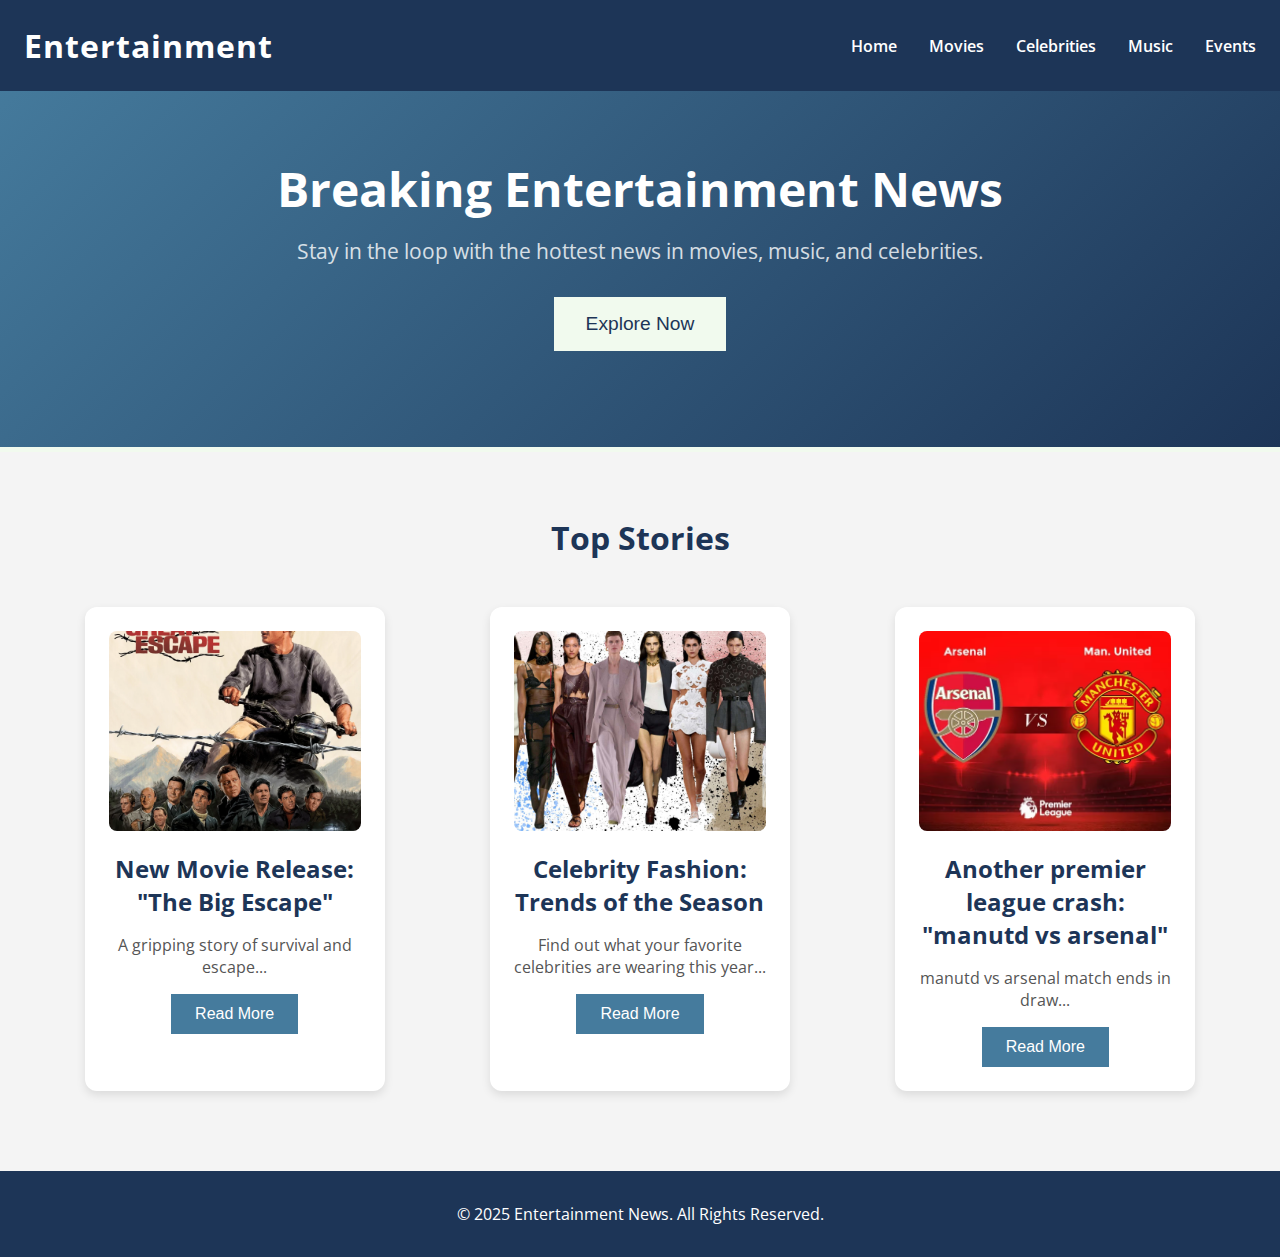
<file: index.html>
<!DOCTYPE html>
<html lang="en">
<head>
  <meta charset="UTF-8">
  <meta name="viewport" content="width=device-width, initial-scale=1.0">
  <title>Entertainment News</title>
  <link href="https://fonts.googleapis.com/css2?family=Roboto:wght@400;700&family=Open+Sans:wght@400;600&display=swap" rel="stylesheet">
  <link rel="stylesheet" href="styles.css">
</head>
<body>
 
  <nav>
    <div class="logo">Entertainment</div>
    <ul class="nav-links">
      <li><a href="#">Home</a></li>
      <li><a href="#">Movies</a></li>
      <li><a href="#">Celebrities</a></li>
      <li><a href="#">Music</a></li>
      <li><a href="#">Events</a></li>
    </ul>
  </nav>

  <section class="hero">
    <h1>Breaking Entertainment News</h1>
    <p>Stay in the loop with the hottest news in movies, music, and celebrities.</p>
    <button class="cta-btn" >Explore Now</button>
  </section>

  <section class="latest-news">
    <h2>Top Stories</h2>
    <div class="news-container">
      <a href="news1.html" class="news-item">
        <img src="./img1.jpg" alt="News 1">
        <div class="news-content">
          <h3>New Movie Release: "The Big Escape"</h3>
          <p>A gripping story of survival and escape...</p>
          <button class="read-more">Read More</button>
        </div>
      </a>
      <a href="news2.html" class="news-item">
        <img src="./img2.jpg" alt="News 2">
        <div class="news-content">
          <h3>Celebrity Fashion: Trends of the Season</h3>
          <p>Find out what your favorite celebrities are wearing this year...</p>
          <button class="read-more">Read More</button>
        </div>
      </a>
      <a href="news3.html" class="news-item">
        <img src="./image1.webp" alt="News 3">
        <div class="news-content">
          <h3>Another premier league crash: "manutd vs arsenal"</h3>
          <p>manutd vs arsenal match ends in draw...</p>
          <button class="read-more">Read More</button>
        </div>
      </a>
    </div>
  </section>

  <footer>
    <p>&copy; 2025 Entertainment News. All Rights Reserved.</p>
  </footer>

  <script src="main.js"></script>
</body>
</html>
</file>
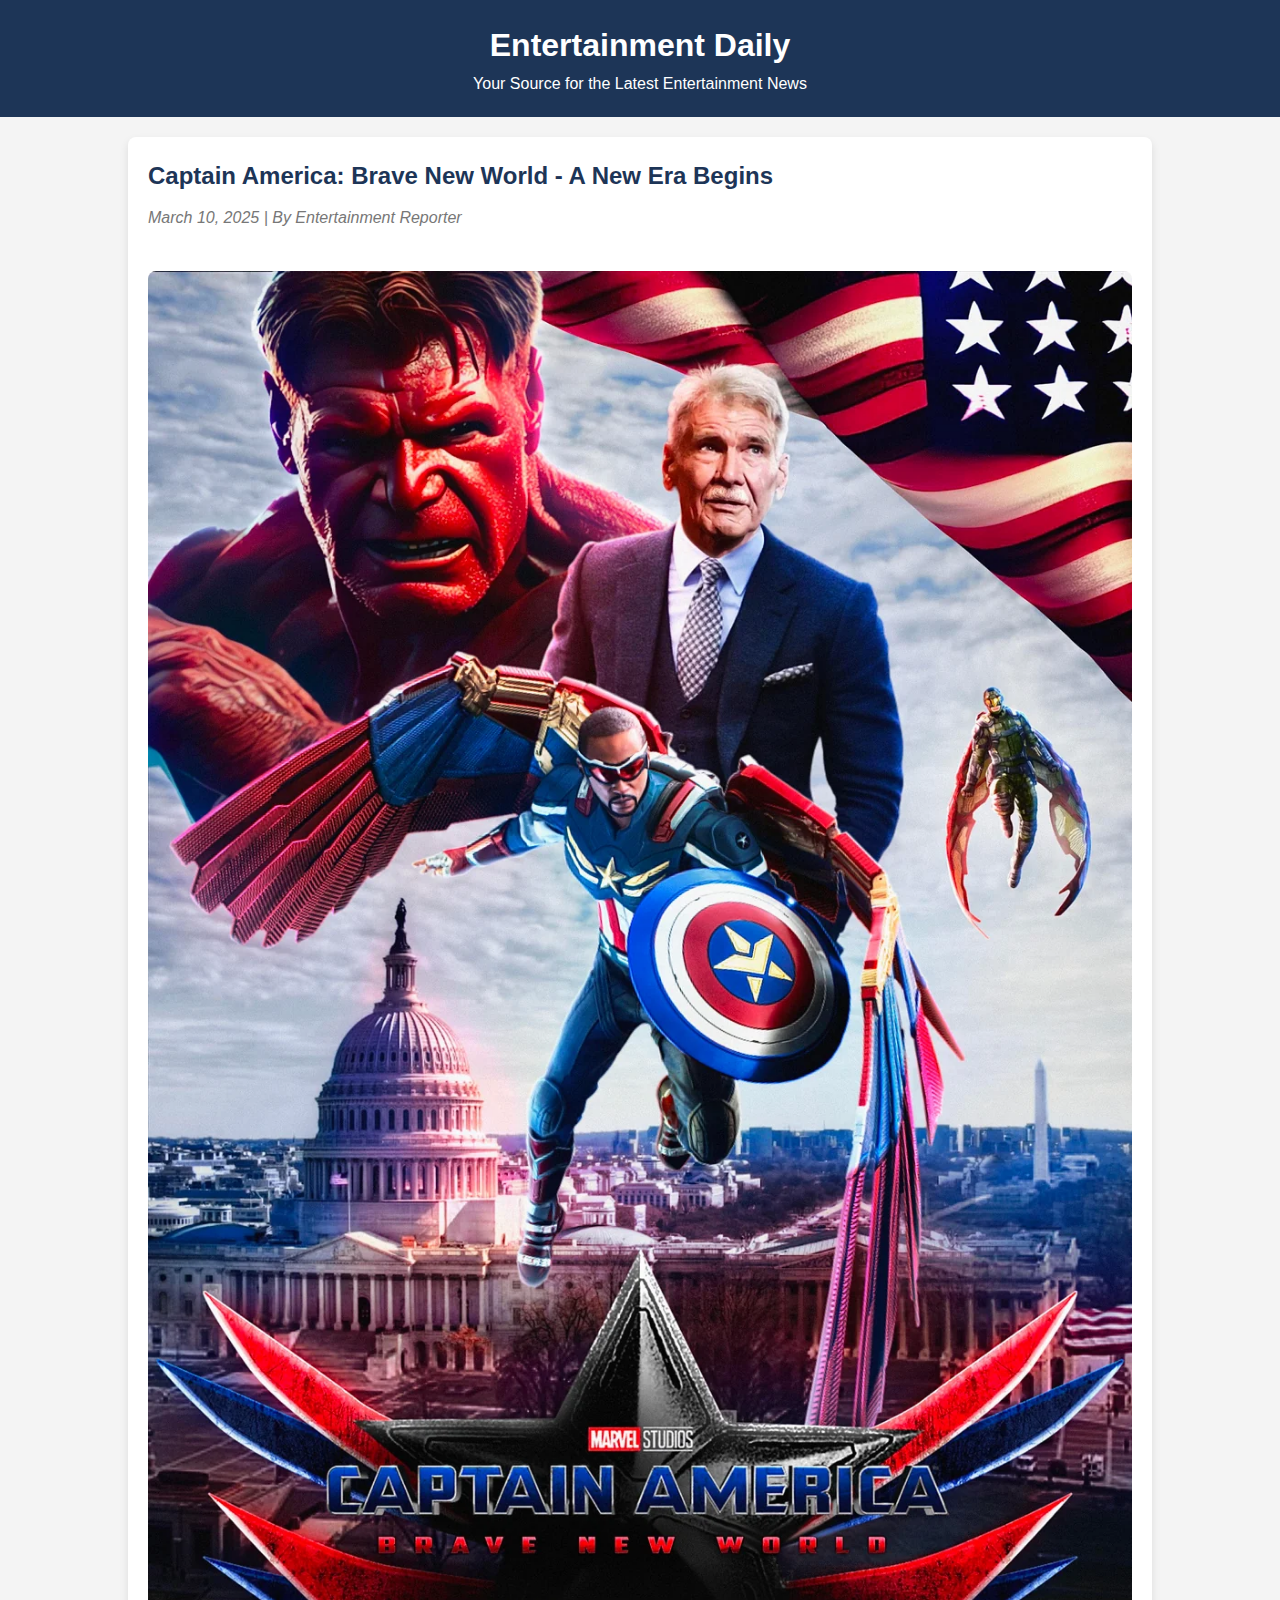
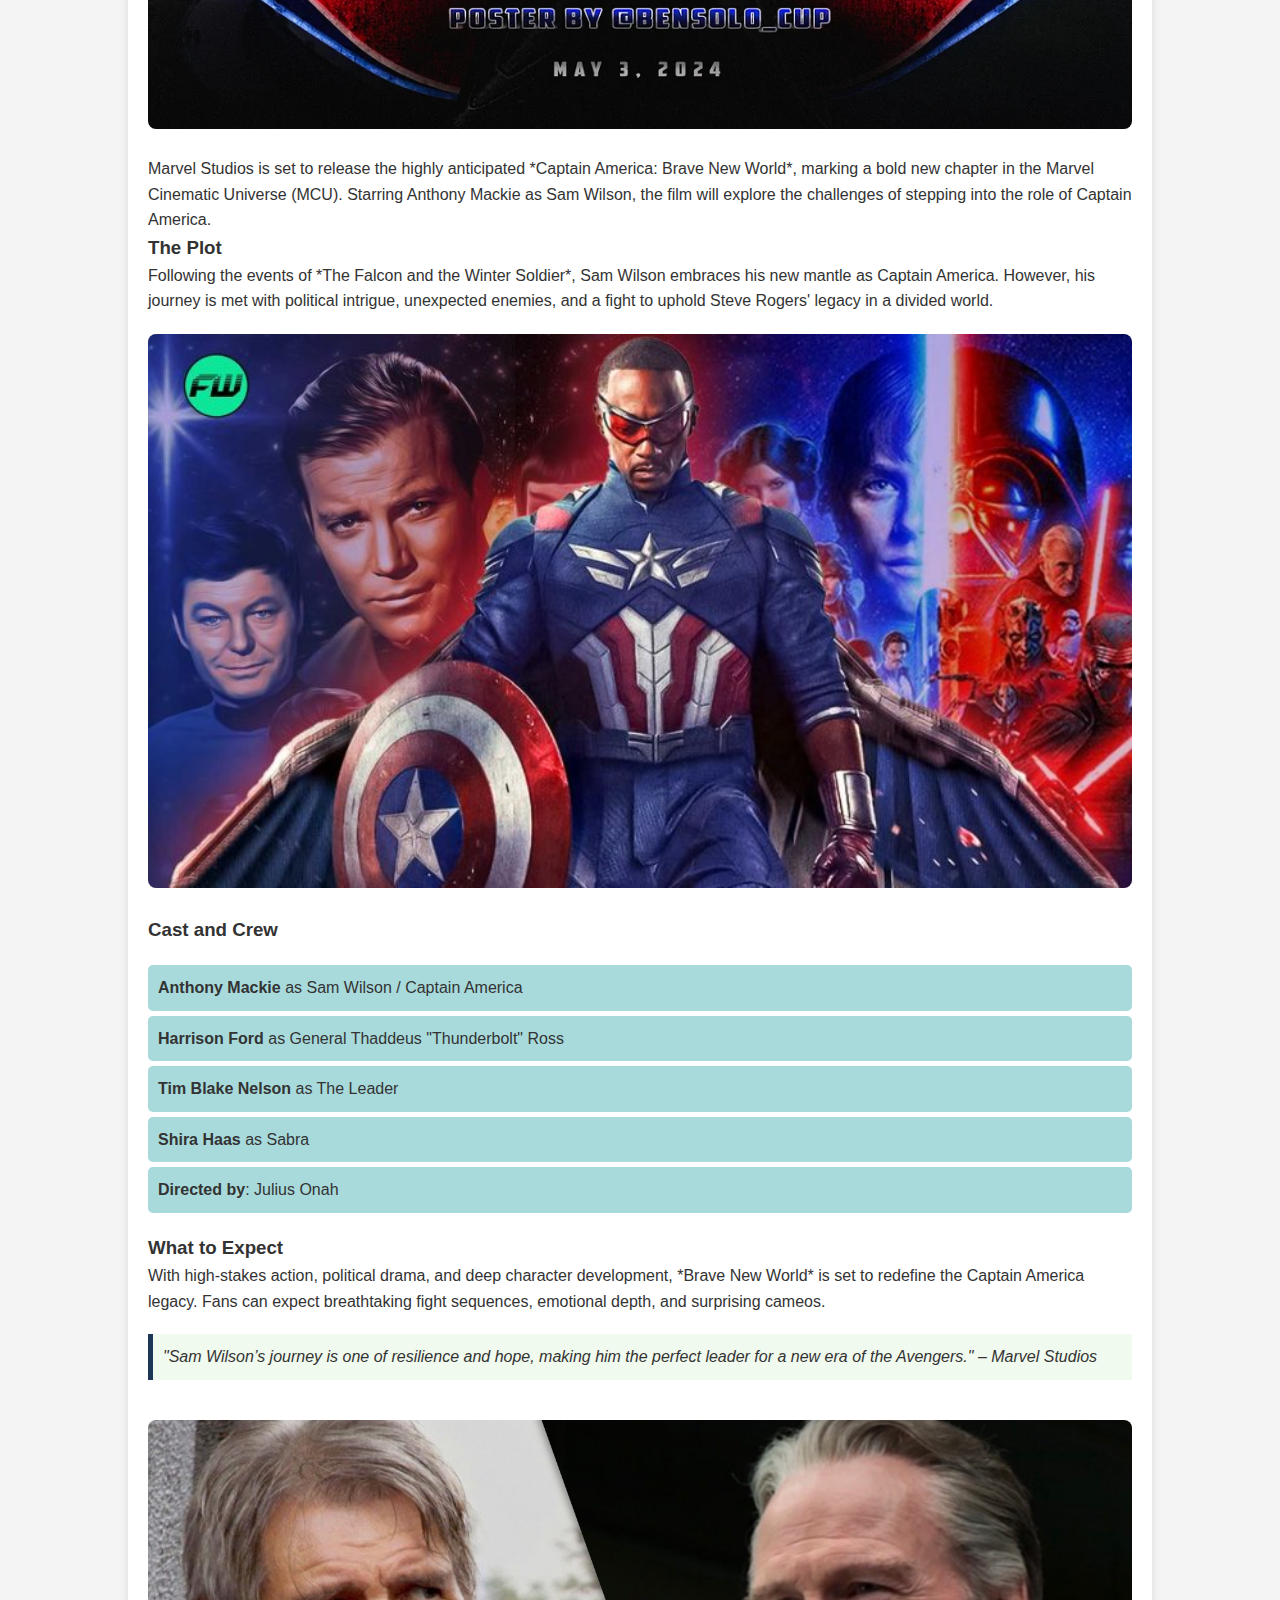
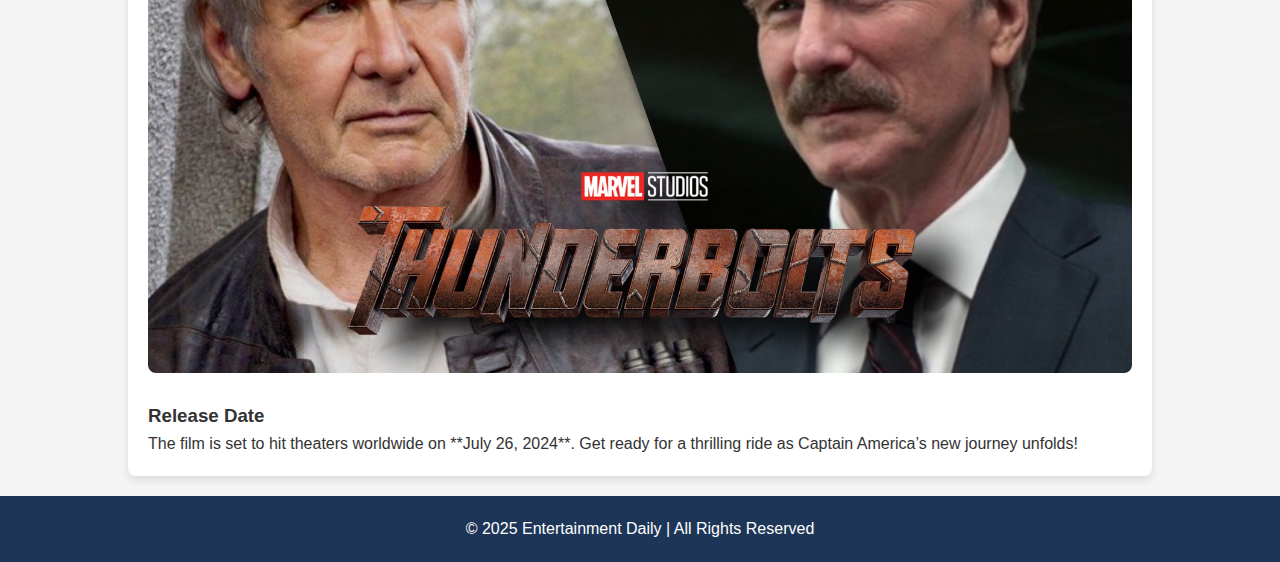
<file: news1.html>
<!DOCTYPE html>
<html lang="en">
<head>
    <meta charset="UTF-8">
    <meta name="viewport" content="width=device-width, initial-scale=1.0">
    <title>Captain America: Brave New World - Movie Release</title>
    <link rel="stylesheet" href="styles.css">
    <style>
        * {
            margin: 0;
            padding: 0;
            box-sizing: border-box;
        }
        body {
            font-family: Arial, sans-serif;
            background-color: #f4f4f4;
            color: #333;
            line-height: 1.6;
        }
        header {
            background: #1d3557;
            color: white;
            padding: 20px;
            text-align: center;
        }
        main {
            width: 80%;
            margin: 20px auto;
            background: white;
            padding: 20px;
            box-shadow: 0 4px 8px rgba(0,0,0,0.1);
            border-radius: 8px;
        }
        .news-article h2 {
            color: #1d3557;
            margin-bottom: 10px;
        }
        .date {
            color: #777;
            font-style: italic;
            margin-bottom: 20px;
        }
        .main-img, .inline-img {
            width: 100%;
            border-radius: 8px;
            margin: 20px 0;
        }
        ul {
            list-style: none;
            margin: 20px 0;
        }
        ul li {
            background: #a8dadc;
            padding: 10px;
            margin: 5px 0;
            border-radius: 5px;
        }
        blockquote {
            background: #f1faee;
            padding: 10px;
            border-left: 5px solid #1d3557;
            margin: 20px 0;
            font-style: italic;
        }
        footer {
            text-align: center;
            padding: 20px;
            background: #1d3557;
            color: white;
            margin-top: 20px;
        }
        @media (max-width: 768px) {
            main {
                width: 95%;
            }
        }
    </style>
</head>
<body>
    <header>
        <h1>Entertainment Daily</h1>
        <p>Your Source for the Latest Entertainment News</p>
    </header>
    
    <main>
        <article class="news-article">
            <h2>Captain America: Brave New World - A New Era Begins</h2>
            <p class="date">March 10, 2025 | By Entertainment Reporter</p>
            
            <img src="./img2.webp" alt="Captain America: Brave New World Poster" class="main-img">
            
            <p>Marvel Studios is set to release the highly anticipated *Captain America: Brave New World*, marking a bold new chapter in the Marvel Cinematic Universe (MCU). Starring Anthony Mackie as Sam Wilson, the film will explore the challenges of stepping into the role of Captain America.</p>
            
            <h3>The Plot</h3>
            <p>Following the events of *The Falcon and the Winter Soldier*, Sam Wilson embraces his new mantle as Captain America. However, his journey is met with political intrigue, unexpected enemies, and a fight to uphold Steve Rogers' legacy in a divided world.</p>
            
            <img src="./img3.webp" alt="Captain America in action" class="inline-img">
            
            <h3>Cast and Crew</h3>
            <ul>
                <li><strong>Anthony Mackie</strong> as Sam Wilson / Captain America</li>
                <li><strong>Harrison Ford</strong> as General Thaddeus "Thunderbolt" Ross</li>
                <li><strong>Tim Blake Nelson</strong> as The Leader</li>
                <li><strong>Shira Haas</strong> as Sabra</li>
                <li><strong>Directed by</strong>: Julius Onah</li>
            </ul>
            
            <h3>What to Expect</h3>
            <p>With high-stakes action, political drama, and deep character development, *Brave New World* is set to redefine the Captain America legacy. Fans can expect breathtaking fight sequences, emotional depth, and surprising cameos.</p>
            
            <blockquote>"Sam Wilson’s journey is one of resilience and hope, making him the perfect leader for a new era of the Avengers." – Marvel Studios</blockquote>
            
            <img src="./img4.jpg" alt="Harrison Ford as Thunderbolt Ross" class="inline-img">
            
            <h3>Release Date</h3>
            <p>The film is set to hit theaters worldwide on **July 26, 2024**. Get ready for a thrilling ride as Captain America’s new journey unfolds!</p>
        </article>
    </main>
    
    <footer>
        <p>&copy; 2025 Entertainment Daily | All Rights Reserved</p>
    </footer>
</body>
</html>
</file>
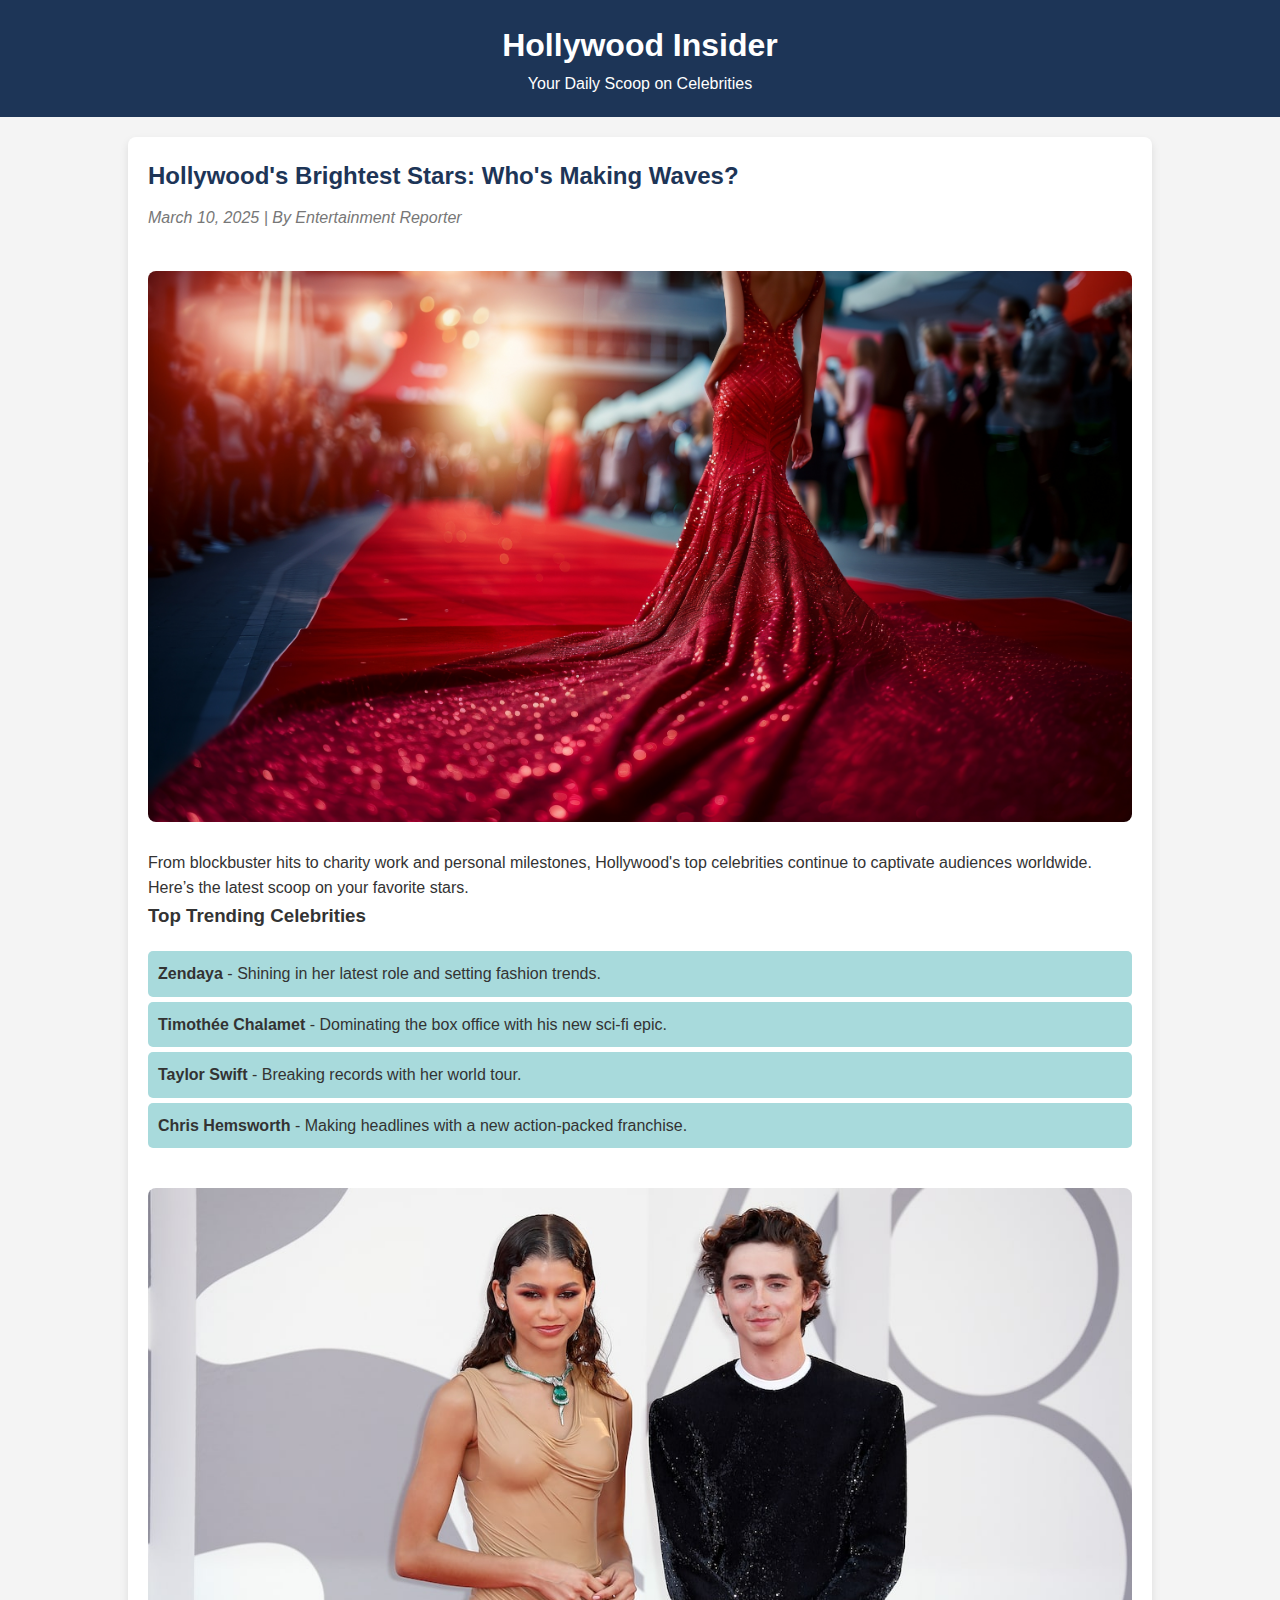
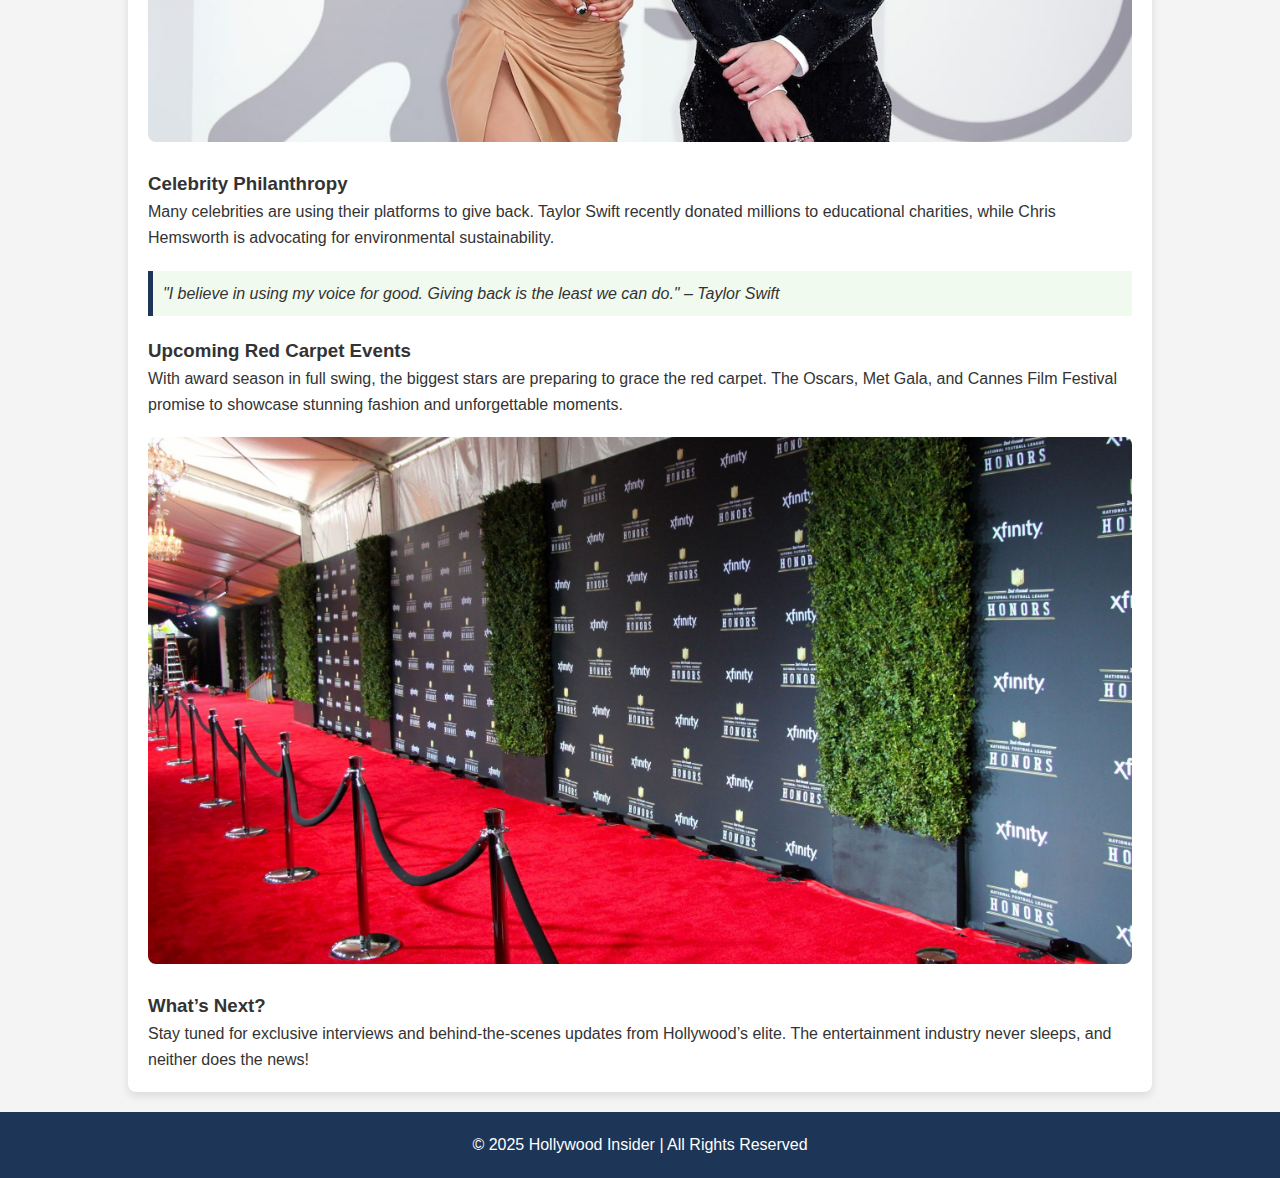
<file: news2.html>
<!DOCTYPE html>
<html lang="en">
<head>
    <meta charset="UTF-8">
    <meta name="viewport" content="width=device-width, initial-scale=1.0">
    <title>Hollywood's Brightest Stars</title>
    <link rel="stylesheet" href="styles.css">
    <style>
        * {
            margin: 0;
            padding: 0;
            box-sizing: border-box;
        }
        body {
            font-family: Arial, sans-serif;
            background-color: #f4f4f4;
            color: #333;
            line-height: 1.6;
        }
        header {
            background: #1d3557;
            color: white;
            padding: 20px;
            text-align: center;
        }
        main {
            width: 80%;
            margin: 20px auto;
            background: white;
            padding: 20px;
            box-shadow: 0 4px 8px rgba(0,0,0,0.1);
            border-radius: 8px;
        }
        .news-article h2 {
            color: #1d3557;
            margin-bottom: 10px;
        }
        .date {
            color: #777;
            font-style: italic;
            margin-bottom: 20px;
        }
        .main-img, .inline-img {
            width: 100%;
            border-radius: 8px;
            margin: 20px 0;
        }
        ul {
            list-style: none;
            margin: 20px 0;
        }
        ul li {
            background: #a8dadc;
            padding: 10px;
            margin: 5px 0;
            border-radius: 5px;
        }
        blockquote {
            background: #f1faee;
            padding: 10px;
            border-left: 5px solid #1d3557;
            margin: 20px 0;
            font-style: italic;
        }
        footer {
            text-align: center;
            padding: 20px;
            background: #1d3557;
            color: white;
            margin-top: 20px;
        }
        @media (max-width: 768px) {
            main {
                width: 95%;
            }
        }
    </style>
</head>
<body>
    <header>
        <h1>Hollywood Insider</h1>
        <p>Your Daily Scoop on Celebrities</p>
    </header>
    
    <main>
        <article class="news-article">
            <h2>Hollywood's Brightest Stars: Who's Making Waves?</h2>
            <p class="date">March 10, 2025 | By Entertainment Reporter</p>
            
            <img src="./img5.jpeg" alt="Hollywood Red Carpet" class="main-img">
            
            <p>From blockbuster hits to charity work and personal milestones, Hollywood's top celebrities continue to captivate audiences worldwide. Here’s the latest scoop on your favorite stars.</p>
            
            <h3>Top Trending Celebrities</h3>
            <ul>
                <li><strong>Zendaya</strong> - Shining in her latest role and setting fashion trends.</li>
                <li><strong>Timothée Chalamet</strong> - Dominating the box office with his new sci-fi epic.</li>
                <li><strong>Taylor Swift</strong> - Breaking records with her world tour.</li>
                <li><strong>Chris Hemsworth</strong> - Making headlines with a new action-packed franchise.</li>
            </ul>
            
            <img src="./img6.jpg" alt="Zendaya and Timothée Chalamet" class="inline-img">
            
            <h3>Celebrity Philanthropy</h3>
            <p>Many celebrities are using their platforms to give back. Taylor Swift recently donated millions to educational charities, while Chris Hemsworth is advocating for environmental sustainability.</p>
            
            <blockquote>"I believe in using my voice for good. Giving back is the least we can do." – Taylor Swift</blockquote>
            
            <h3>Upcoming Red Carpet Events</h3>
            <p>With award season in full swing, the biggest stars are preparing to grace the red carpet. The Oscars, Met Gala, and Cannes Film Festival promise to showcase stunning fashion and unforgettable moments.</p>
            
            <img src="./img7.jpg" alt="Red Carpet Event" class="inline-img">
            
            <h3>What’s Next?</h3>
            <p>Stay tuned for exclusive interviews and behind-the-scenes updates from Hollywood’s elite. The entertainment industry never sleeps, and neither does the news!</p>
        </article>
    </main>
    
    <footer>
        <p>&copy; 2025 Hollywood Insider | All Rights Reserved</p>
    </footer>
</body>
</html>
</file>
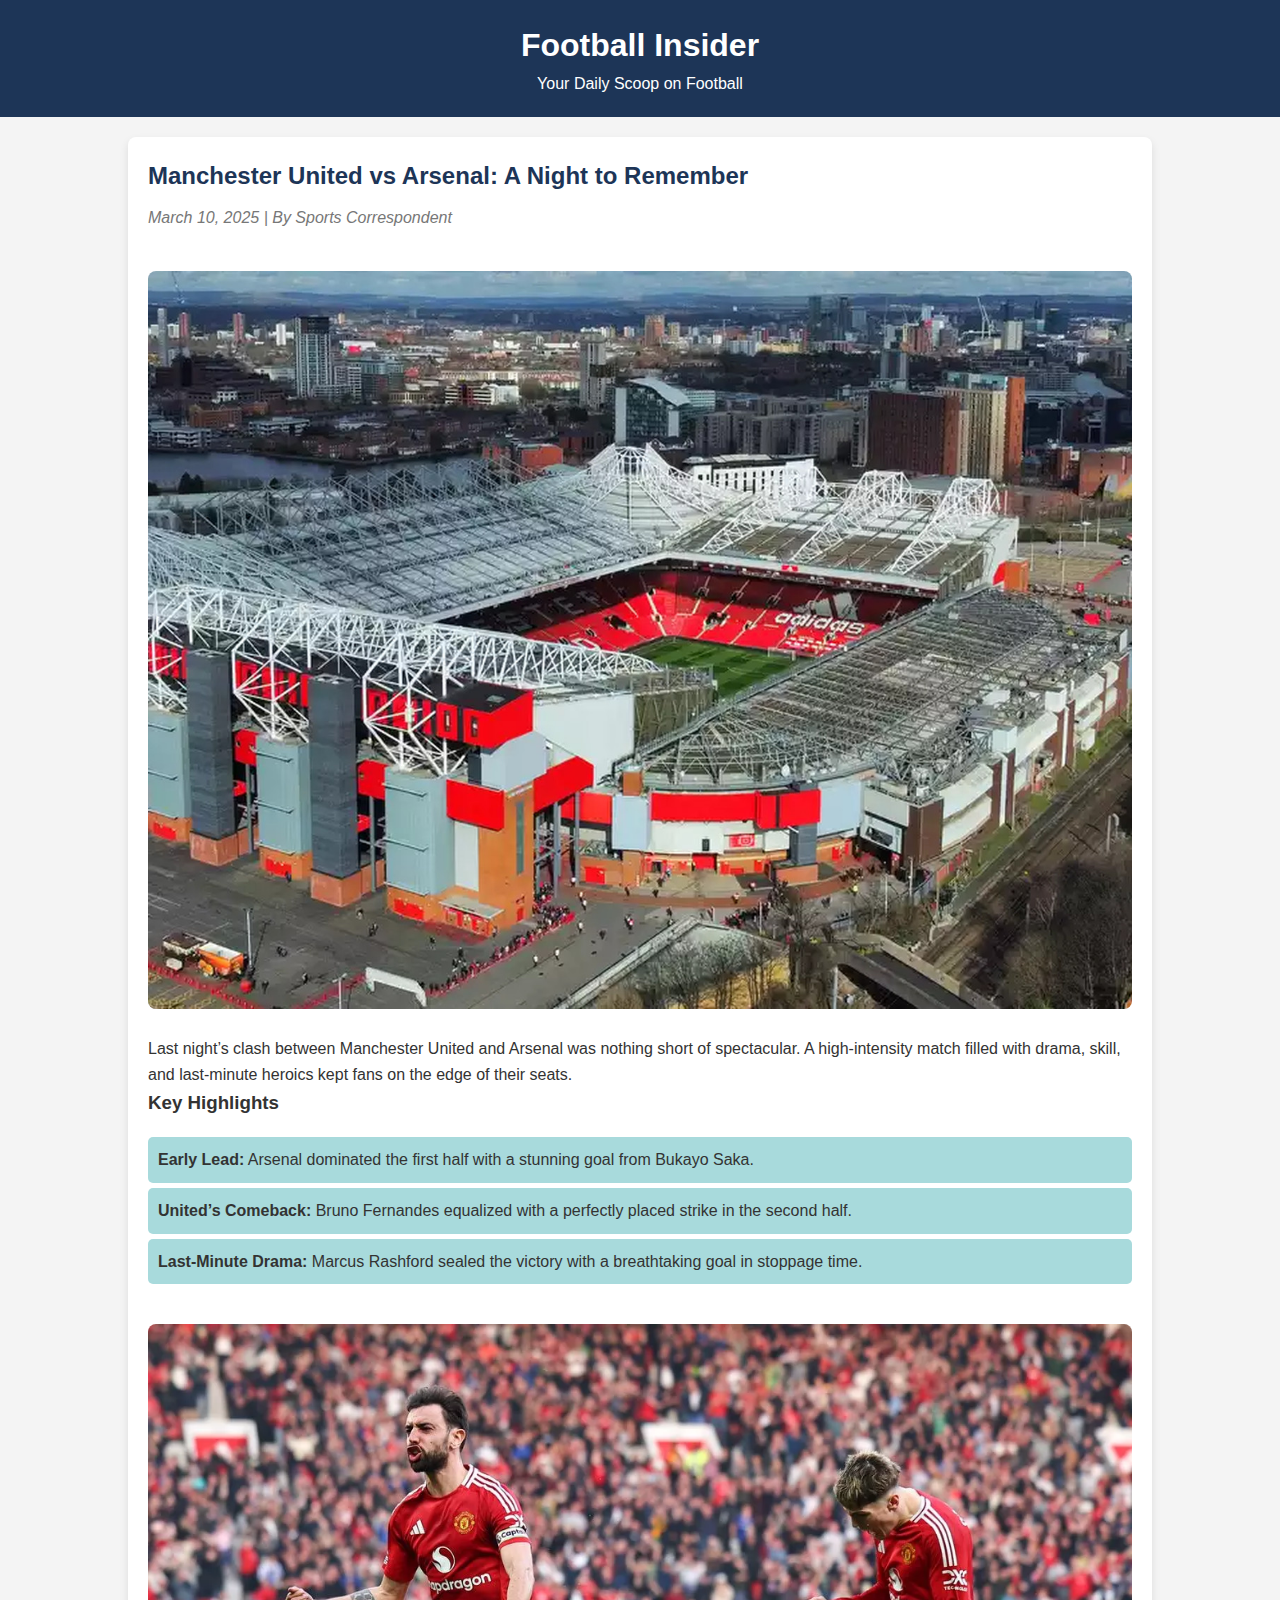
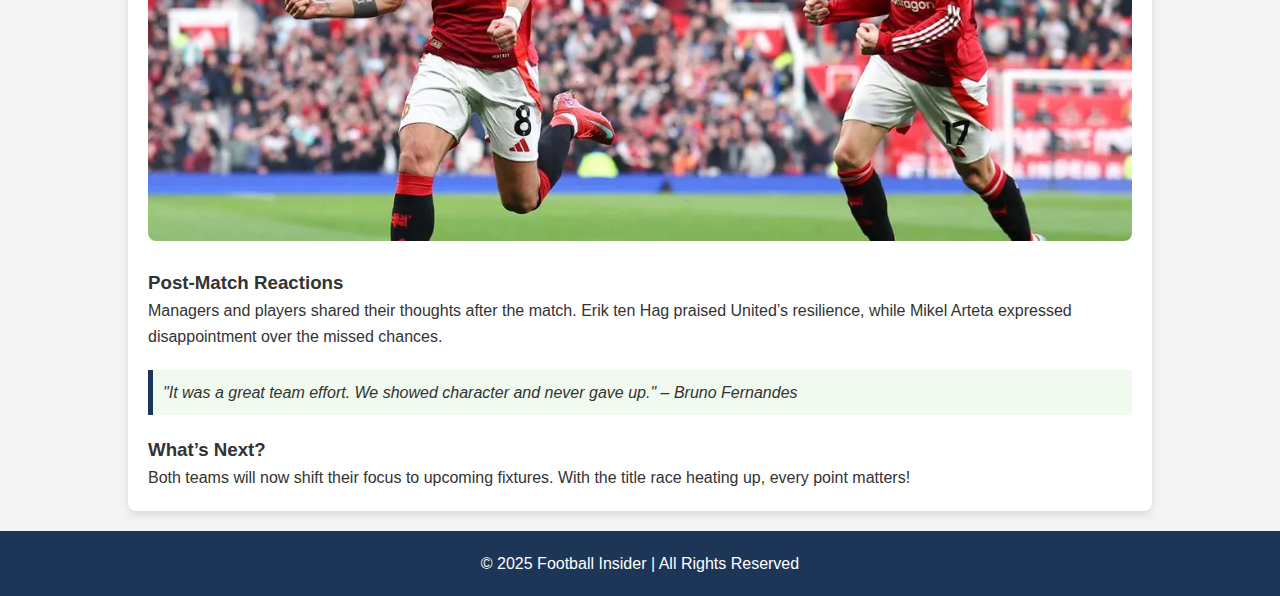
<file: news3.html>
<!DOCTYPE html>
<html lang="en">
<head>
    <meta charset="UTF-8">
    <meta name="viewport" content="width=device-width, initial-scale=1.0">
    <title>Football Insider</title>
    <link rel="stylesheet" href="styles.css">
    <style>
        * {
            margin: 0;
            padding: 0;
            box-sizing: border-box;
        }
        body {
            font-family: Arial, sans-serif;
            background-color: #f4f4f4;
            color: #333;
            line-height: 1.6;
        }
        header {
            background: #1d3557;
            color: white;
            padding: 20px;
            text-align: center;
        }
        main {
            width: 80%;
            margin: 20px auto;
            background: white;
            padding: 20px;
            box-shadow: 0 4px 8px rgba(0,0,0,0.1);
            border-radius: 8px;
        }
        .news-article h2 {
            color: #1d3557;
            margin-bottom: 10px;
        }
        .date {
            color: #777;
            font-style: italic;
            margin-bottom: 20px;
        }
        .main-img, .inline-img {
            width: 100%;
            border-radius: 8px;
            margin: 20px 0;
        }
        ul {
            list-style: none;
            margin: 20px 0;
        }
        ul li {
            background: #a8dadc;
            padding: 10px;
            margin: 5px 0;
            border-radius: 5px;
        }
        blockquote {
            background: #f1faee;
            padding: 10px;
            border-left: 5px solid #1d3557;
            margin: 20px 0;
            font-style: italic;
        }
        footer {
            text-align: center;
            padding: 20px;
            background: #1d3557;
            color: white;
            margin-top: 20px;
        }
        @media (max-width: 768px) {
            main {
                width: 95%;
            }
        }
    </style>
</head>
<body>
    <header>
        <h1>Football Insider</h1>
        <p>Your Daily Scoop on Football</p>
    </header>
    
    <main>
        <article class="news-article">
            <h2>Manchester United vs Arsenal: A Night to Remember</h2>
            <p class="date">March 10, 2025 | By Sports Correspondent</p>
            
            <img src="./img8.jpg" alt="Old Trafford Stadium" class="main-img">
            
            <p>Last night’s clash between Manchester United and Arsenal was nothing short of spectacular. A high-intensity match filled with drama, skill, and last-minute heroics kept fans on the edge of their seats.</p>
            
            <h3>Key Highlights</h3>
            <ul>
                <li><strong>Early Lead:</strong> Arsenal dominated the first half with a stunning goal from Bukayo Saka.</li>
                <li><strong>United’s Comeback:</strong> Bruno Fernandes equalized with a perfectly placed strike in the second half.</li>
                <li><strong>Last-Minute Drama:</strong> Marcus Rashford sealed the victory with a breathtaking goal in stoppage time.</li>
            </ul>
            
            <img src="./img9.webp" alt="Bruno Fernandes in action" class="inline-img">
            
            <h3>Post-Match Reactions</h3>
            <p>Managers and players shared their thoughts after the match. Erik ten Hag praised United’s resilience, while Mikel Arteta expressed disappointment over the missed chances.</p>
            
            <blockquote>"It was a great team effort. We showed character and never gave up." – Bruno Fernandes</blockquote>
            
            <h3>What’s Next?</h3>
            <p>Both teams will now shift their focus to upcoming fixtures. With the title race heating up, every point matters!</p>
        </article>
    </main>
    
    <footer>
        <p>&copy; 2025 Football Insider | All Rights Reserved</p>
    </footer>
</body>
</html>
</file>
<file: styles.css>
* {
    margin: 0;
    padding: 0;
    box-sizing: border-box;
  }
  
  body {
    font-family: 'Open Sans', sans-serif;
    background-color: #f4f4f4;
    color: #333;
  }
  
  a {
    text-decoration: none;
    color: inherit;
  }

  nav {
    background-color: #1d3557;
    color: white;
    padding: 1.5rem;
    display: flex;
    justify-content: space-between;
    align-items: center;
    position: fixed;
    width: 100%;
    top: 0;
    z-index: 10;
    transition: background-color 0.3s ease-in-out;
  }
  
  nav .logo {
    font-size: 2rem;
    font-weight: 700;
    letter-spacing: 1px;
  }
  
  nav ul {
    display: flex;
    list-style: none;
  }
  
  nav ul li {
    margin-left: 2rem;
  }
  
  nav ul li a {
    color: white;
    font-weight: 600;
    transition: color 0.3s;
  }
  
  nav ul li a:hover {
    color: #f1faee;
  }
  
  
  .hero {
    background: linear-gradient(135deg, #457b9d, #1d3557);
    color: white;
    text-align: center;
    padding: 6rem 2rem;
    border-bottom: 5px solid #f1faee;
    margin-top: 60px;
  }
  
  .hero h1 {
    font-size: 3rem;
    font-weight: 700;
    margin-bottom: 1rem;
    animation: fadeIn 1s ease-out;
  }
  
  .hero p {
    font-size: 1.3rem;
    margin-bottom: 2rem;
    opacity: 0.8;
  }
  
  .cta-btn {
    background-color: #f1faee;
    color: #1d3557;
    padding: 1rem 2rem;
    font-size: 1.2rem;
    border: none;
    cursor: pointer;
    transition: transform 0.3s ease-in-out, background-color 0.3s ease;
  }
  
  .cta-btn:hover {
    background-color: #a8dadc;
    transform: scale(1.1);
  }
  
  /* Latest News Section */
  .latest-news {
    padding: 4rem 2rem;
    text-align: center;
  }
  
  .latest-news h2 {
    font-size: 2rem;
    margin-bottom: 2rem;
    color: #1d3557;
  }
  
  .news-container {
    display: flex;
    justify-content: space-around;
    flex-wrap: wrap;
  }
  
  .news-item {
    background-color: white;
    box-shadow: 0 4px 10px rgba(0, 0, 0, 0.1);
    border-radius: 12px;
    padding: 1.5rem;
    width: 300px;
    margin: 1rem;
    transition: transform 0.3s ease, box-shadow 0.3s ease;
  }
  
  .news-item:hover {
    transform: translateY(-10px);
    box-shadow: 0 8px 20px rgba(0, 0, 0, 0.2);
  }
  
  .news-item img {
    width: 100%;
    height: 200px;
    border-radius: 8px;
    object-fit: cover;
    transition: opacity 0.3s ease;
  }
  
  .news-item img:hover {
    opacity: 0.8;
  }
  
  .news-content {
    margin-top: 1rem;
  }
  
  .news-item h3 {
    font-size: 1.5rem;
    color: #1d3557;
    margin-bottom: 1rem;
    font-weight: 700;
  }
  
  .news-item p {
    font-size: 1rem;
    color: #555;
    margin-bottom: 1rem;
  }
  
  .read-more {
    background-color: #457b9d;
    color: white;
    padding: 0.7rem 1.5rem;
    border: none;
    cursor: pointer;
    font-size: 1rem;
    transition: background-color 0.3s ease, transform 0.3s ease;
  }
  
  .read-more:hover {
    background-color: #1d3557;
    transform: scale(1.1);
  }
  
 
  footer {
    background-color: #1d3557;
    color: white;
    text-align: center;
    padding: 2rem;
  }
  
  footer p {
    font-size: 1rem;
  }
  
  @keyframes fadeIn {
    0% {
      opacity: 0;
      transform: translateY(-30px);
    }
    100% {
      opacity: 1;
      transform: translateY(0);
    }
  }
  
  
  @media (max-width: 768px) {
    .news-container {
      flex-direction: column;
      align-items: center;
    }
  
    .hero h1 {
      font-size: 2.5rem;
    }
  
    .cta-btn {
      padding: 1rem 1.5rem;
    }
  }
</file>
